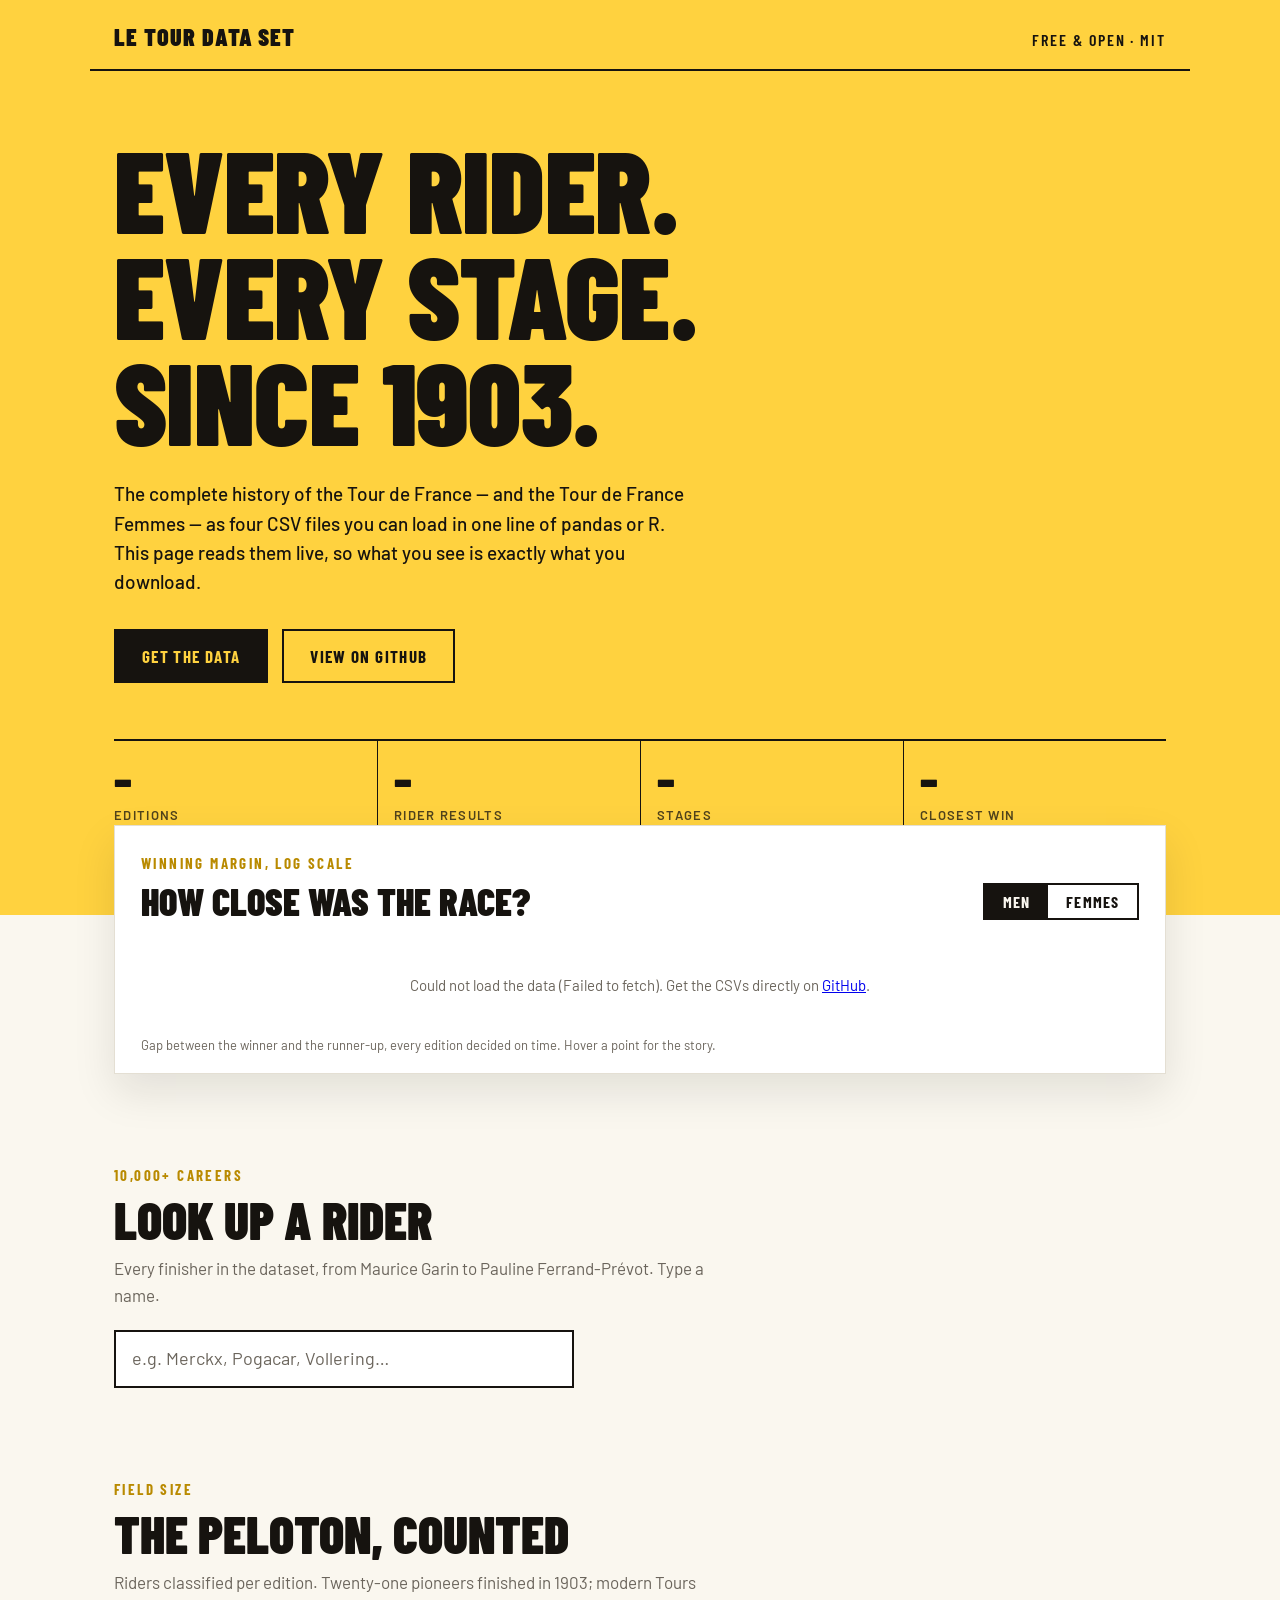
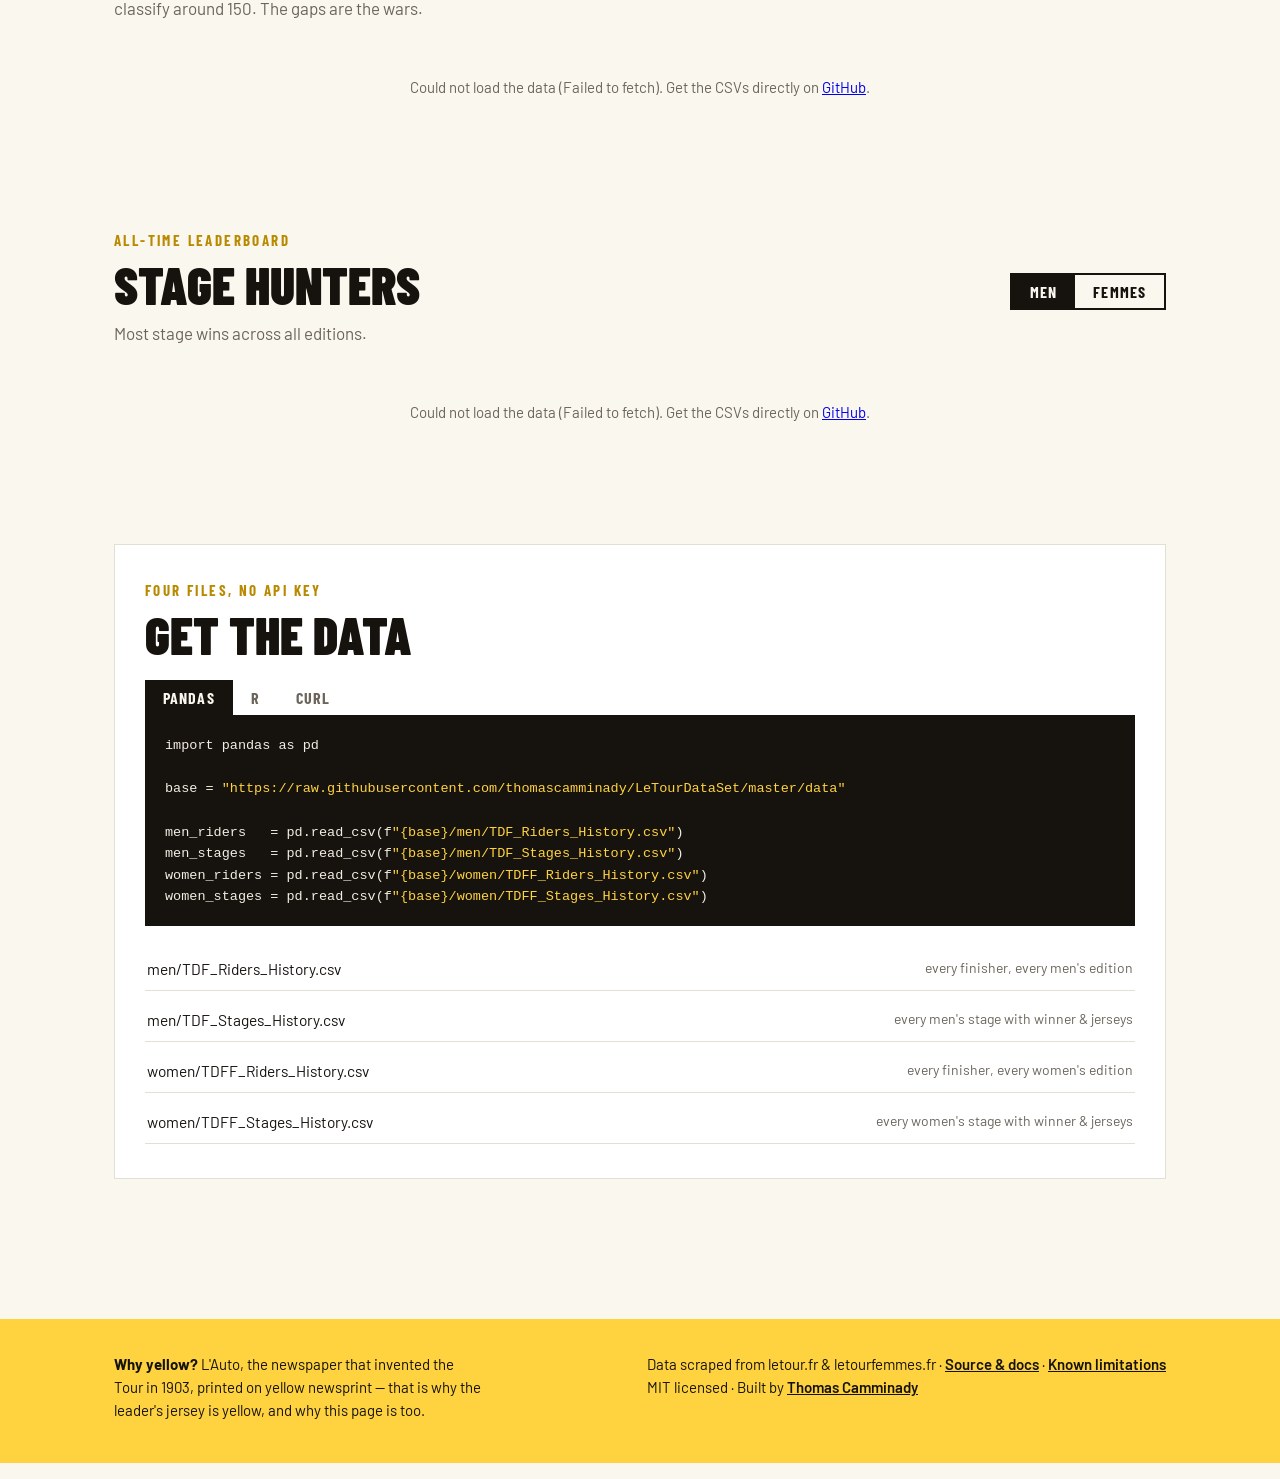
<file: docs/index.html>
<!DOCTYPE html>
<html lang="en">
<head>
<meta charset="utf-8">
<meta name="viewport" content="width=device-width, initial-scale=1">
<!-- coverage:start -->
<title>Le Tour de France as CSV — 123 years of race data</title>
<meta name="description" content="Every rider and every stage of the Tour de France (1903–2026) and the Tour de France Femmes (2022–2025) in four CSV files. Explore the data live.">
<!-- coverage:end -->
<meta property="og:title" content="Le Tour de France as CSV">
<meta property="og:description" content="Every rider, every stage, since 1903 — one open dataset.">
<link rel="preconnect" href="https://fonts.googleapis.com">
<link rel="preconnect" href="https://fonts.gstatic.com" crossorigin>
<link href="https://fonts.googleapis.com/css2?family=Barlow+Condensed:wght@600;700;900&family=Barlow:ital,wght@0,400;0,500;0,600;1,400&display=swap" rel="stylesheet">
<style>
:root {
  --jaune: #FFD23F;
  --jaune-deep: #B98A00;
  --ink: #16130F;
  --paper: #FAF7EF;
  --card: #FFFFFF;
  --muted: #6B655C;
  --line: #E4DFD3;
  --blue: #1F77B4;
  --red: #D62728;
  --orange: #E8720C;
  --grid: #ECE7DB;
  --tooltip-bg: #16130F;
  --tooltip-ink: #FAF7EF;
}
@media (prefers-color-scheme: dark) {
  :root {
    --jaune: #FFD23F;
    --jaune-deep: #FFD23F;
    --ink: #F2EDE2;
    --paper: #16130F;
    --card: #201C15;
    --muted: #A39B8B;
    --line: #353026;
    --blue: #3E93D9;
    --red: #E85D5D;
    --orange: #CC722A;
    --grid: #2A251D;
    --tooltip-bg: #F2EDE2;
    --tooltip-ink: #16130F;
  }
}
* { margin: 0; padding: 0; box-sizing: border-box; }
html { scroll-behavior: smooth; }
@media (prefers-reduced-motion: reduce) { html { scroll-behavior: auto; } }
body {
  font-family: "Barlow", system-ui, sans-serif;
  background: var(--paper);
  color: var(--ink);
  line-height: 1.55;
  font-size: 17px;
  overflow-x: clip;
}
.display { font-family: "Barlow Condensed", "Arial Narrow", sans-serif; }

/* ---------- masthead ---------- */
.hero { background: var(--jaune); color: #16130F; padding-bottom: 90px; }
@media (prefers-color-scheme: dark) {
  .hero { background: #0E0C08; color: var(--jaune); border-bottom: 1px solid #353026; }
}
.masthead {
  display: flex; justify-content: space-between; align-items: baseline;
  flex-wrap: wrap; gap: 2px 16px;
  padding: 18px 24px 14px;
  border-bottom: 2px solid currentColor;
  max-width: 1100px; margin: 0 auto;
}
.masthead .name {
  font-family: "Barlow Condensed", sans-serif;
  font-weight: 900; font-size: 24px; letter-spacing: .04em;
  text-transform: uppercase;
}
.masthead .edition {
  font-family: "Barlow Condensed", sans-serif;
  font-weight: 600; font-size: 16px; letter-spacing: .12em;
  text-transform: uppercase;
}
.hero-inner { max-width: 1100px; margin: 0 auto; padding: 64px 24px 0; }
h1 {
  font-family: "Barlow Condensed", sans-serif;
  font-weight: 900;
  font-size: clamp(46px, 9vw, 118px);
  line-height: .92;
  text-transform: uppercase;
  letter-spacing: -.005em;
}
.hero-sub {
  margin-top: 26px; font-size: 19px; max-width: 52ch; font-weight: 500;
}
.hero-actions { margin-top: 32px; display: flex; gap: 14px; flex-wrap: wrap; }
.btn {
  display: inline-block; text-decoration: none; cursor: pointer;
  font-family: "Barlow Condensed", sans-serif; font-weight: 700;
  text-transform: uppercase; letter-spacing: .08em; font-size: 17px;
  padding: 12px 26px; border: 2px solid #16130F; color: #16130F;
  background: transparent; border-radius: 0;
}
.btn.solid { background: #16130F; color: var(--jaune); }
@media (prefers-color-scheme: dark) {
  .btn { border-color: var(--jaune); color: var(--jaune); }
  .btn.solid { background: var(--jaune); color: #16130F; }
}
.btn:hover { transform: translateY(-1px); }
.btn:focus-visible, a:focus-visible, button:focus-visible, input:focus-visible {
  outline: 3px solid var(--blue); outline-offset: 2px;
}
.stat-row {
  margin-top: 56px; display: grid;
  grid-template-columns: repeat(auto-fit, minmax(min(150px, 42%), 1fr));
  border-top: 2px solid currentColor;
}
.stat { padding: 14px 4px 0; border-left: 1px solid currentColor; padding-left: 16px; }
.stat:first-child { border-left: none; padding-left: 0; }
.stat .v {
  font-family: "Barlow Condensed", sans-serif; font-weight: 900;
  font-size: clamp(30px, 4vw, 46px); line-height: 1;
  font-variant-numeric: tabular-nums;
}
.stat .l {
  font-size: 13px; text-transform: uppercase; letter-spacing: .1em;
  font-weight: 600; margin-top: 4px; opacity: .75;
}

/* ---------- sections ---------- */
main { max-width: 1100px; margin: 0 auto; padding: 0 24px 40px; }
section { margin-top: 90px; }
.eyebrow {
  font-family: "Barlow Condensed", sans-serif; font-weight: 700;
  text-transform: uppercase; letter-spacing: .16em; font-size: 15px;
  color: var(--jaune-deep);
}
h2 {
  font-family: "Barlow Condensed", sans-serif; font-weight: 900;
  font-size: clamp(32px, 4.5vw, 52px); text-transform: uppercase;
  line-height: 1; margin-top: 6px;
}
.section-sub { color: var(--muted); max-width: 62ch; margin-top: 10px; }

/* the signature card that breaks out of the yellow hero */
.breakout { margin-top: -90px; }
.card {
  background: var(--card); border: 1px solid var(--line);
  box-shadow: 0 18px 40px rgba(22,19,15,.10);
  padding: 26px 26px 18px;
}
.card h2 { font-size: clamp(26px, 3.4vw, 38px); }
.chart-head { display: flex; justify-content: space-between; align-items: flex-end; gap: 16px; flex-wrap: wrap; }
.toggle { display: inline-flex; border: 2px solid var(--ink); }
.toggle button {
  font-family: "Barlow Condensed", sans-serif; font-weight: 700; font-size: 16px;
  text-transform: uppercase; letter-spacing: .07em;
  background: transparent; color: var(--ink); border: none;
  padding: 7px 18px; cursor: pointer;
}
.toggle button[aria-pressed="true"] { background: var(--ink); color: var(--paper); }
.chart-wrap { position: relative; margin-top: 14px; }
.chart-wrap svg { display: block; width: 100%; height: auto; }
.legend { display: flex; gap: 18px; margin-top: 10px; font-size: 14px; color: var(--muted); flex-wrap: wrap; }
.legend .chip { display: inline-flex; align-items: center; gap: 7px; }
.legend .sw { width: 12px; height: 12px; border-radius: 50%; display: inline-block; }
.tooltip {
  position: absolute; pointer-events: none; z-index: 5;
  background: var(--tooltip-bg); color: var(--tooltip-ink);
  font-size: 14px; line-height: 1.4; padding: 8px 12px;
  max-width: 260px; opacity: 0; transition: opacity .12s;
}
.tooltip .t-year {
  font-family: "Barlow Condensed", sans-serif; font-weight: 700; font-size: 17px;
}
.loading { color: var(--muted); font-size: 15px; padding: 40px 0 30px; text-align: center; }
.axis-note { font-size: 13px; color: var(--muted); margin-top: 8px; }

/* ---------- rider search ---------- */
.search-box { position: relative; margin-top: 22px; max-width: 460px; }
.search-box input {
  width: 100%; font: inherit; font-size: 18px; padding: 13px 16px;
  border: 2px solid var(--ink); background: var(--card); color: var(--ink);
}
.search-box input::placeholder { color: var(--muted); }
.suggestions {
  position: absolute; top: calc(100% - 2px); left: 0; right: 0; z-index: 10;
  background: var(--card); border: 2px solid var(--ink); border-top: none;
  list-style: none; max-height: 320px; overflow-y: auto;
}
.suggestions li { padding: 9px 16px; cursor: pointer; display: flex; justify-content: space-between; gap: 12px; }
.suggestions li .meta { color: var(--muted); font-size: 14px; white-space: nowrap; }
.suggestions li:hover, .suggestions li[aria-selected="true"] { background: var(--jaune); color: #16130F; }
.suggestions li:hover .meta, .suggestions li[aria-selected="true"] .meta { color: #16130F; }
.rider-card { margin-top: 26px; display: none; }
.rider-card.visible { display: block; }
.rider-name {
  font-family: "Barlow Condensed", sans-serif; font-weight: 900;
  font-size: clamp(30px, 4vw, 44px); text-transform: uppercase; line-height: 1;
}
.rider-summary { color: var(--muted); margin-top: 6px; }
.rider-grid { display: grid; grid-template-columns: 1fr; gap: 26px; margin-top: 18px; }
@media (min-width: 760px) { .rider-grid { grid-template-columns: 3fr 2fr; } }
.table-scroll { overflow-x: auto; }
table { border-collapse: collapse; width: 100%; font-size: 15px; font-variant-numeric: tabular-nums; }
th {
  font-family: "Barlow Condensed", sans-serif; font-weight: 700; font-size: 14px;
  text-transform: uppercase; letter-spacing: .09em; text-align: left;
  padding: 8px 14px 8px 0; border-bottom: 2px solid var(--ink); white-space: nowrap;
}
td { padding: 8px 14px 8px 0; border-bottom: 1px solid var(--line); white-space: nowrap; }
td.num, th.num { text-align: right; padding-right: 0; padding-left: 14px; }

/* ---------- data section ---------- */
.data-section { background: var(--card); border: 1px solid var(--line); padding: 34px 30px; }
.tabs { display: flex; gap: 0; margin-top: 20px; border-bottom: 2px solid var(--ink); flex-wrap: wrap; }
.tabs button {
  font-family: "Barlow Condensed", sans-serif; font-weight: 700; font-size: 16px;
  text-transform: uppercase; letter-spacing: .07em; border: none; cursor: pointer;
  background: transparent; color: var(--muted); padding: 8px 18px;
}
.tabs button[aria-selected="true"] { background: var(--ink); color: var(--paper); }
pre {
  background: #16130F; color: #F2EDE2; font-size: 13.5px; line-height: 1.6;
  padding: 18px 20px; overflow-x: auto; margin-top: 0;
}
pre .c { color: #8F887A; }
pre .s { color: #FFD23F; }
.file-list { margin-top: 22px; display: grid; gap: 8px; }
.file-list a {
  color: var(--ink); text-decoration: none; font-variant-numeric: tabular-nums;
  display: flex; justify-content: space-between; gap: 4px 14px; flex-wrap: wrap;
  padding: 9px 2px; border-bottom: 1px solid var(--line); font-size: 15.5px;
  overflow-wrap: anywhere;
}
.file-list a:hover { background: var(--jaune); color: #16130F; }
.file-list .d { color: var(--muted); font-size: 14px; }
.file-list a:hover .d { color: #16130F; }

/* ---------- footer ---------- */
footer {
  margin-top: 100px; background: var(--jaune); color: #16130F;
  font-size: 15px;
}
@media (prefers-color-scheme: dark) {
  footer { background: #0E0C08; color: var(--jaune); border-top: 1px solid #353026; }
}
.foot-inner {
  max-width: 1100px; margin: 0 auto; padding: 34px 24px 40px;
  display: flex; justify-content: space-between; gap: 24px; flex-wrap: wrap;
}
footer a { color: inherit; font-weight: 600; }
.foot-note { max-width: 46ch; }

@media (prefers-reduced-motion: no-preference) {
  .dot-in { animation: pop .5s ease-out backwards; }
  @keyframes pop { from { opacity: 0; } to { opacity: 1; } }
}
</style>
</head>
<body>

<header class="hero">
  <div class="masthead">
    <span class="name">Le Tour Data Set</span>
    <span class="edition">Free &amp; open · MIT</span>
  </div>
  <div class="hero-inner">
    <h1>Every rider.<br>Every stage.<br>Since&nbsp;1903.</h1>
    <p class="hero-sub">The complete history of the Tour de France — and the Tour de
      France Femmes — as four CSV files you can load in one line of pandas or R.
      This page reads them live, so what you see is exactly what you download.</p>
    <div class="hero-actions">
      <a class="btn solid" href="#data">Get the data</a>
      <a class="btn" href="https://github.com/thomascamminady/LeTourDataSet">View on GitHub</a>
    </div>
    <div class="stat-row" id="stat-row">
      <div class="stat"><div class="v" id="stat-editions">–</div><div class="l">Editions</div></div>
      <div class="stat"><div class="v" id="stat-riders">–</div><div class="l">Rider results</div></div>
      <div class="stat"><div class="v" id="stat-stages">–</div><div class="l">Stages</div></div>
      <div class="stat"><div class="v" id="stat-closest">–</div><div class="l" id="stat-closest-l">Closest win</div></div>
    </div>
  </div>
</header>

<main>
  <section class="breakout" aria-labelledby="margin-title">
    <div class="card">
      <div class="chart-head">
        <div>
          <div class="eyebrow">Winning margin, log scale</div>
          <h2 id="margin-title">How close was the race?</h2>
        </div>
        <div class="toggle" role="group" aria-label="Choose race" id="margin-toggle">
          <button aria-pressed="true" data-race="men">Men</button>
          <button aria-pressed="false" data-race="women">Femmes</button>
        </div>
      </div>
      <div class="chart-wrap" id="margin-chart"><div class="loading">Loading 122 years of results…</div></div>
      <p class="axis-note">Gap between the winner and the runner-up, every edition decided on time. Hover a point for the story.</p>
    </div>
  </section>

  <section aria-labelledby="rider-title">
    <div class="eyebrow">10,000+ careers</div>
    <h2 id="rider-title">Look up a rider</h2>
    <p class="section-sub">Every finisher in the dataset, from Maurice Garin to Pauline
      Ferrand-Prévot. Type a name.</p>
    <div class="search-box">
      <input id="rider-input" type="text" placeholder="e.g. Merckx, Pogacar, Vollering…"
             autocomplete="off" aria-label="Search riders" disabled>
      <ul class="suggestions" id="rider-suggestions" hidden></ul>
    </div>
    <div class="rider-card card" id="rider-card">
      <div class="rider-name" id="rider-name"></div>
      <div class="rider-summary" id="rider-summary"></div>
      <div class="rider-grid">
        <div class="table-scroll"><table id="rider-table"></table></div>
        <div>
          <div class="eyebrow" style="margin-bottom:6px">Final rank by year</div>
          <div class="chart-wrap" id="rider-spark"></div>
        </div>
      </div>
    </div>
  </section>

  <section aria-labelledby="peloton-title">
    <div class="eyebrow">Field size</div>
    <h2 id="peloton-title">The peloton, counted</h2>
    <p class="section-sub">Riders classified per edition. Twenty-one pioneers finished in
      1903; modern Tours classify around 150. The gaps are the wars.</p>
    <div class="chart-wrap" id="peloton-chart"><div class="loading">Loading…</div></div>
    <div class="legend" id="peloton-legend"></div>
  </section>

  <section aria-labelledby="stagewins-title">
    <div class="chart-head">
      <div>
        <div class="eyebrow">All-time leaderboard</div>
        <h2 id="stagewins-title">Stage hunters</h2>
      </div>
      <div class="toggle" role="group" aria-label="Choose race" id="stage-toggle">
        <button aria-pressed="true" data-race="men">Men</button>
        <button aria-pressed="false" data-race="women">Femmes</button>
      </div>
    </div>
    <p class="section-sub">Most stage wins across all editions.</p>
    <div class="chart-wrap" id="stagewin-chart"><div class="loading">Loading…</div></div>
  </section>

  <section id="data" aria-labelledby="data-title">
    <div class="data-section">
      <div class="eyebrow">Four files, no API key</div>
      <h2 id="data-title">Get the data</h2>
      <div class="tabs" role="tablist" id="code-tabs">
        <button role="tab" aria-selected="true" data-tab="pandas">pandas</button>
        <button role="tab" aria-selected="false" data-tab="r">R</button>
        <button role="tab" aria-selected="false" data-tab="curl">curl</button>
      </div>
<pre id="code-pandas"><code>import pandas as pd

base = <span class="s">"https://raw.githubusercontent.com/thomascamminady/LeTourDataSet/master/data"</span>

men_riders   = pd.read_csv(f<span class="s">"{base}/men/TDF_Riders_History.csv"</span>)
men_stages   = pd.read_csv(f<span class="s">"{base}/men/TDF_Stages_History.csv"</span>)
women_riders = pd.read_csv(f<span class="s">"{base}/women/TDFF_Riders_History.csv"</span>)
women_stages = pd.read_csv(f<span class="s">"{base}/women/TDFF_Stages_History.csv"</span>)</code></pre>
<pre id="code-r" hidden><code>library(readr)

base &lt;- <span class="s">"https://raw.githubusercontent.com/thomascamminady/LeTourDataSet/master/data"</span>

men_riders   &lt;- read_csv(paste0(base, <span class="s">"/men/TDF_Riders_History.csv"</span>))
men_stages   &lt;- read_csv(paste0(base, <span class="s">"/men/TDF_Stages_History.csv"</span>))
women_riders &lt;- read_csv(paste0(base, <span class="s">"/women/TDFF_Riders_History.csv"</span>))
women_stages &lt;- read_csv(paste0(base, <span class="s">"/women/TDFF_Stages_History.csv"</span>))</code></pre>
<pre id="code-curl" hidden><code><span class="c"># grab everything</span>
base=<span class="s">https://raw.githubusercontent.com/thomascamminady/LeTourDataSet/master/data</span>
curl -O $base/men/TDF_Riders_History.csv \
     -O $base/men/TDF_Stages_History.csv \
     -O $base/women/TDFF_Riders_History.csv \
     -O $base/women/TDFF_Stages_History.csv</code></pre>
      <div class="file-list" id="file-list"></div>
    </div>
  </section>
</main>

<footer>
  <div class="foot-inner">
    <div class="foot-note">
      <strong>Why yellow?</strong> L'Auto, the newspaper that invented the Tour in 1903,
      printed on yellow newsprint — that is why the leader's jersey is yellow, and why
      this page is too.
    </div>
    <div>
      Data scraped from letour.fr &amp; letourfemmes.fr ·
      <a href="https://github.com/thomascamminady/LeTourDataSet">Source &amp; docs</a> ·
      <a href="https://github.com/thomascamminady/LeTourDataSet#known-source-data-limitations">Known limitations</a><br>
      MIT licensed · Built by <a href="https://github.com/thomascamminady">Thomas Camminady</a>
    </div>
  </div>
</footer>

<div class="tooltip" id="tooltip" role="status"></div>

<script>
"use strict";

const BASE = "https://raw.githubusercontent.com/thomascamminady/LeTourDataSet/master/data";
const FILES = {
  menRiders:   BASE + "/men/TDF_Riders_History.csv",
  menStages:   BASE + "/men/TDF_Stages_History.csv",
  womenRiders: BASE + "/women/TDFF_Riders_History.csv",
  womenStages: BASE + "/women/TDFF_Stages_History.csv",
};

/* ---------- tiny CSV parser (quoted fields, commas, newlines) ---------- */
function parseCSV(text) {
  const rows = [];
  let row = [], field = "", inQuotes = false;
  for (let i = 0; i < text.length; i++) {
    const c = text[i];
    if (inQuotes) {
      if (c === '"') {
        if (text[i + 1] === '"') { field += '"'; i++; }
        else inQuotes = false;
      } else field += c;
    } else if (c === '"') inQuotes = true;
    else if (c === ",") { row.push(field); field = ""; }
    else if (c === "\n") { row.push(field); rows.push(row); row = []; field = ""; }
    else if (c !== "\r") field += c;
  }
  if (field.length || row.length) { row.push(field); rows.push(row); }
  const header = rows.shift();
  return rows
    .filter((r) => r.length === header.length)
    .map((r) => Object.fromEntries(header.map((h, i) => [h, r[i]])));
}

function titleCase(name) {
  return name.toLowerCase().replace(/(^|[\s\-'])\S/g, (m) => m.toUpperCase());
}
function fmtGap(sec) {
  const m = Math.floor(sec / 60), s = sec % 60;
  if (sec < 60) return `${s}''`;
  if (m < 60) return `${m}'${String(s).padStart(2, "0")}''`;
  const h = Math.floor(m / 60);
  return `${h}h ${String(m % 60).padStart(2, "0")}'${String(s).padStart(2, "0")}''`;
}
function fmtInt(n) { return n.toLocaleString("en-US"); }
function cssVar(name) {
  return getComputedStyle(document.documentElement).getPropertyValue(name).trim();
}
const svgNS = "http://www.w3.org/2000/svg";
function el(tag, attrs) {
  const node = document.createElementNS(svgNS, tag);
  for (const [k, v] of Object.entries(attrs)) node.setAttribute(k, v);
  return node;
}

/* ---------- tooltip ---------- */
const tooltip = document.getElementById("tooltip");
function showTooltip(html, x, y) {
  tooltip.innerHTML = html;
  tooltip.style.opacity = 1;
  const w = tooltip.offsetWidth, pageW = document.documentElement.clientWidth;
  let left = x + 14;
  if (left + w > pageW - 8) left = x - w - 14;
  tooltip.style.left = left + window.scrollX + "px";
  tooltip.style.top = y + window.scrollY - 12 + "px";
}
function hideTooltip() { tooltip.style.opacity = 0; }

/* ---------- generic scatter-by-year chart ---------- */
function drawYearChart(container, series, opts) {
  container.innerHTML = "";
  const width = container.clientWidth || 900;
  const height = Math.max(300, Math.min(430, width * 0.42));
  const m = { top: 16, right: 18, bottom: 34, left: 58 };
  const svg = el("svg", { viewBox: `0 0 ${width} ${height}`, role: "img",
    "aria-label": opts.ariaLabel });

  const allPts = series.flatMap((s) => s.points);
  const x0 = Math.min(...allPts.map((p) => p.x)) - 2;
  const x1 = Math.max(...allPts.map((p) => p.x)) + 2;
  const xs = (v) => m.left + ((v - x0) / (x1 - x0)) * (width - m.left - m.right);

  let ys, yTicks;
  if (opts.log) {
    const lo = Math.min(...allPts.map((p) => p.y));
    const hi = Math.max(...allPts.map((p) => p.y));
    const y0 = Math.log10(lo) - 0.15, y1 = Math.log10(hi) + 0.15;
    ys = (v) => height - m.bottom - ((Math.log10(v) - y0) / (y1 - y0)) * (height - m.top - m.bottom);
    yTicks = opts.yTicks.filter(([v]) => Math.log10(v) >= y0 && Math.log10(v) <= y1);
  } else {
    const hi = Math.max(...allPts.map((p) => p.y)) * 1.12;
    ys = (v) => height - m.bottom - (v / hi) * (height - m.top - m.bottom);
    const step = hi > 120 ? 50 : hi > 40 ? 25 : 10;
    yTicks = [];
    for (let v = 0; v <= hi; v += step) yTicks.push([v, fmtInt(v)]);
  }

  const ink = cssVar("--muted"), grid = cssVar("--grid");
  for (const [v, label] of yTicks) {
    const y = ys(v);
    svg.appendChild(el("line", { x1: m.left, x2: width - m.right, y1: y, y2: y,
      stroke: grid, "stroke-width": 1 }));
    const t = el("text", { x: m.left - 10, y: y + 4, "text-anchor": "end",
      fill: ink, "font-size": 13 });
    t.textContent = label;
    svg.appendChild(t);
  }
  const xStep = x1 - x0 > 60 ? 20 : x1 - x0 > 12 ? 5 : 1;
  for (let yr = Math.ceil(x0 / xStep) * xStep; yr <= x1; yr += xStep) {
    const t = el("text", { x: xs(yr), y: height - 10, "text-anchor": "middle",
      fill: ink, "font-size": 13 });
    t.textContent = yr;
    svg.appendChild(t);
  }

  const dots = [];
  series.forEach((s, si) => {
    s.points.forEach((p, i) => {
      const c = el("circle", { cx: xs(p.x), cy: ys(p.y), r: width < 560 ? 3 : 4.2,
        fill: s.color, class: "dot-in" });
      c.style.animationDelay = `${(i / s.points.length) * 0.6 + si * 0.1}s`;
      svg.appendChild(c);
      dots.push({ px: xs(p.x), py: ys(p.y), p, s });
    });
  });

  if (opts.annotateMin) {
    const s = series[0];
    const p = s.points.reduce((a, b) => (b.y < a.y ? b : a));
    const nearLeft = xs(p.x) < m.left + (width - m.left - m.right) * 0.2;
    const t = el("text", {
      x: xs(p.x) + (nearLeft ? 10 : -10),
      y: ys(p.y) - 10,
      "text-anchor": nearLeft ? "start" : "end",
      fill: cssVar("--muted"), "font-size": 13, "font-weight": 600,
    });
    t.textContent = opts.annotateMin(p);
    svg.appendChild(t);
  }

  svg.addEventListener("pointermove", (ev) => {
    const rect = svg.getBoundingClientRect();
    const sx = ((ev.clientX - rect.left) / rect.width) * width;
    const sy = ((ev.clientY - rect.top) / rect.height) * height;
    let best = null, bestD = 28 * 28;
    for (const d of dots) {
      const dd = (d.px - sx) ** 2 + (d.py - sy) ** 2;
      if (dd < bestD) { bestD = dd; best = d; }
    }
    if (best) showTooltip(best.s.tooltip(best.p), ev.clientX, ev.clientY);
    else hideTooltip();
  });
  svg.addEventListener("pointerleave", hideTooltip);
  container.appendChild(svg);
}

/* ---------- horizontal bar chart ---------- */
function drawBars(container, items, color) {
  container.innerHTML = "";
  const width = container.clientWidth || 900;
  const rowH = 34, m = { top: 4, right: 60, bottom: 4, left: 8 };
  const labelW = Math.min(220, width * 0.32);
  const height = m.top + m.bottom + items.length * rowH;
  const svg = el("svg", { viewBox: `0 0 ${width} ${height}`, role: "img",
    "aria-label": "Most stage wins" });
  const maxV = Math.max(...items.map((d) => d.value));
  const ink = cssVar("--ink"), muted = cssVar("--muted");

  items.forEach((d, i) => {
    const y = m.top + i * rowH;
    const barW = Math.max(3, (d.value / maxV) * (width - labelW - m.right - m.left - 12));
    const name = el("text", { x: m.left, y: y + rowH / 2 + 5, fill: ink,
      "font-size": 15, "font-weight": 500 });
    name.textContent = d.label;
    svg.appendChild(name);
    svg.appendChild(el("rect", { x: m.left + labelW, y: y + 6, width: barW,
      height: rowH - 12, fill: color }));
    const v = el("text", { x: m.left + labelW + barW + 8, y: y + rowH / 2 + 5,
      fill: muted, "font-size": 14, "font-variant-numeric": "tabular-nums" });
    v.textContent = d.value;
    svg.appendChild(v);
  });
  container.appendChild(svg);
}

/* ---------- data assembly ---------- */
const state = { margin: "men", stage: "men" };
let DATA = null;

function marginSeries(riders, color) {
  const byYear = new Map();
  for (const r of riders) {
    const year = +r.Year;
    if (!byYear.has(year)) byYear.set(year, {});
    const e = byYear.get(year);
    if (+r.Rank === 1) e.winner = r.Rider;
    if (+r.Rank === 2 && r.ResultType === "time" && +r.GapSeconds > 0) {
      if (e.gap === undefined || +r.GapSeconds < e.gap) {
        e.gap = +r.GapSeconds;
        e.runnerUp = r.Rider;
      }
    }
  }
  const points = [...byYear.entries()]
    .filter(([, e]) => e.gap !== undefined)
    .map(([year, e]) => ({ x: year, y: e.gap / 60, e }))
    .sort((a, b) => a.x - b.x);
  return {
    color, points,
    tooltip: (p) => `<div class="t-year">${p.x}</div>` +
      `${titleCase(p.e.winner)} beat ${titleCase(p.e.runnerUp)}<br>by <strong>${fmtGap(Math.round(p.y * 60))}</strong>`,
  };
}

function drawMargin() {
  const riders = state.margin === "men" ? DATA.menRiders : DATA.womenRiders;
  const color = state.margin === "men" ? cssVar("--red") : cssVar("--orange");
  drawYearChart(document.getElementById("margin-chart"),
    [marginSeries(riders, color)],
    { log: true, ariaLabel: "Winning margin per year, log scale",
      yTicks: [[10 / 60, "10 s"], [1, "1 min"], [10, "10 min"], [60, "1 h"], [600, "10 h"]],
      annotateMin: (p) => `${p.x} · ${fmtGap(Math.round(p.y * 60))}` });
}

function drawPeloton() {
  const count = (riders) => {
    const byYear = new Map();
    for (const r of riders) byYear.set(+r.Year, (byYear.get(+r.Year) || 0) + 1);
    return [...byYear.entries()].map(([x, y]) => ({ x, y })).sort((a, b) => a.x - b.x);
  };
  const men = { color: cssVar("--blue"), points: count(DATA.menRiders),
    tooltip: (p) => `<div class="t-year">${p.x}</div><strong>${p.y}</strong> men classified` };
  const women = { color: cssVar("--orange"), points: count(DATA.womenRiders),
    tooltip: (p) => `<div class="t-year">${p.x}</div><strong>${p.y}</strong> women classified` };
  drawYearChart(document.getElementById("peloton-chart"), [men, women],
    { log: false, ariaLabel: "Riders classified per edition" });
  document.getElementById("peloton-legend").innerHTML =
    `<span class="chip"><span class="sw" style="background:${men.color}"></span>Tour de France</span>` +
    `<span class="chip"><span class="sw" style="background:${women.color}"></span>Tour de France Femmes</span>`;
}

function drawStageWins() {
  const stages = state.stage === "men" ? DATA.menStages : DATA.womenStages;
  const counts = new Map();
  for (const s of stages) {
    const w = (s["Winner of stage"] || "").replace(/\s*\(.*\)\s*$/, "").trim();
    if (w) counts.set(w, (counts.get(w) || 0) + 1);
  }
  const top = [...counts.entries()].sort((a, b) => b[1] - a[1]).slice(0, 12)
    .map(([label, value]) => ({ label, value }));
  drawBars(document.getElementById("stagewin-chart"), top, cssVar("--blue"));
}

/* ---------- hero stats ---------- */
function fillStats() {
  const editionsMen = new Set(DATA.menRiders.map((r) => r.Year)).size;
  const editionsWomen = new Set(DATA.womenRiders.map((r) => r.Year)).size;
  document.getElementById("stat-editions").textContent = editionsMen + editionsWomen;
  document.getElementById("stat-riders").textContent =
    fmtInt(DATA.menRiders.length + DATA.womenRiders.length);
  document.getElementById("stat-stages").textContent =
    fmtInt(DATA.menStages.length + DATA.womenStages.length);

  let closest = null;
  for (const [riders, race] of [[DATA.menRiders, "men"], [DATA.womenRiders, "Femmes"]]) {
    for (const r of riders) {
      if (+r.Rank === 2 && r.ResultType === "time" && +r.GapSeconds > 0) {
        if (!closest || +r.GapSeconds < closest.gap)
          closest = { gap: +r.GapSeconds, year: r.Year, race };
      }
    }
  }
  if (closest) {
    document.getElementById("stat-closest").textContent = fmtGap(closest.gap);
    document.getElementById("stat-closest-l").textContent =
      `Closest win (${closest.race === "Femmes" ? "Femmes " : ""}${closest.year})`;
  }
}

/* ---------- rider search ---------- */
let riderIndex = null;
function buildRiderIndex() {
  riderIndex = new Map();
  for (const [riders, race] of [[DATA.menRiders, "TDF"], [DATA.womenRiders, "TDFF"]]) {
    for (const r of riders) {
      const key = r.Rider + "|" + race;
      if (!riderIndex.has(key))
        riderIndex.set(key, { name: r.Rider, race, entries: [] });
      riderIndex.get(key).entries.push(r);
    }
  }
  for (const rec of riderIndex.values())
    rec.entries.sort((a, b) => +a.Year - +b.Year);
}

function searchRiders(q) {
  q = q.trim().toLowerCase();
  if (q.length < 2) return [];
  const out = [];
  for (const rec of riderIndex.values()) {
    if (rec.name.toLowerCase().includes(q)) out.push(rec);
    if (out.length >= 200) break;
  }
  out.sort((a, b) => b.entries.length - a.entries.length);
  return out.slice(0, 8);
}

function showRider(rec) {
  const card = document.getElementById("rider-card");
  card.classList.add("visible");
  document.getElementById("rider-name").textContent = titleCase(rec.name);
  const best = Math.min(...rec.entries.map((e) => +e.Rank));
  const wins = rec.entries.filter((e) => +e.Rank === 1).length;
  const raceName = rec.race === "TDF" ? "Tour de France" : "Tour de France Femmes";
  document.getElementById("rider-summary").textContent =
    `${raceName} · ${rec.entries.length} edition${rec.entries.length > 1 ? "s" : ""}` +
    ` · best final rank ${best}` + (wins ? ` · ${wins} overall win${wins > 1 ? "s" : ""} 🏆` : "");

  const table = document.getElementById("rider-table");
  table.innerHTML = "<tr><th>Year</th><th class='num'>Rank</th><th>Time</th><th>Gap</th><th>Team</th></tr>" +
    rec.entries.map((e) =>
      `<tr><td>${e.Year}</td><td class="num">${e.Rank}</td><td>${e.Times || "–"}</td>` +
      `<td>${e.Gap || "–"}</td><td>${titleCase(e.Team || "–")}</td></tr>`).join("");

  const spark = document.getElementById("rider-spark");
  const pts = rec.entries.map((e) => ({ x: +e.Year, y: +e.Rank, e }));
  drawSpark(spark, pts);
  card.scrollIntoView({ behavior: "smooth", block: "nearest" });
}

function drawSpark(container, pts) {
  container.innerHTML = "";
  const width = container.clientWidth || 380, height = 190;
  const m = { top: 14, right: 16, bottom: 26, left: 40 };
  const svg = el("svg", { viewBox: `0 0 ${width} ${height}`, role: "img",
    "aria-label": "Final rank per year (lower is better)" });
  const x0 = Math.min(...pts.map((p) => p.x)) - 1, x1 = Math.max(...pts.map((p) => p.x)) + 1;
  const yMax = Math.max(...pts.map((p) => p.y), 5);
  const xs = (v) => m.left + ((v - x0) / (x1 - x0 || 1)) * (width - m.left - m.right);
  const ys = (v) => m.top + ((v - 1) / (yMax - 1 || 1)) * (height - m.top - m.bottom);
  const muted = cssVar("--muted");

  for (const v of [1, yMax]) {
    svg.appendChild(el("line", { x1: m.left, x2: width - m.right, y1: ys(v), y2: ys(v),
      stroke: cssVar("--grid") }));
    const t = el("text", { x: m.left - 8, y: ys(v) + 4, "text-anchor": "end",
      fill: muted, "font-size": 12 });
    t.textContent = v;
    svg.appendChild(t);
  }
  for (const p of [pts[0], pts[pts.length - 1]]) {
    const t = el("text", { x: xs(p.x), y: height - 6, "text-anchor": "middle",
      fill: muted, "font-size": 12 });
    t.textContent = p.x;
    svg.appendChild(t);
  }
  if (pts.length > 1) {
    const d = pts.map((p, i) => (i ? "L" : "M") + xs(p.x) + " " + ys(p.y)).join(" ");
    svg.appendChild(el("path", { d, fill: "none", stroke: cssVar("--blue"),
      "stroke-width": 2 }));
  }
  for (const p of pts) {
    const c = el("circle", { cx: xs(p.x), cy: ys(p.y), r: 4,
      fill: +p.e.Rank === 1 ? cssVar("--jaune-deep") : cssVar("--blue") });
    svg.appendChild(c);
  }
  svg.addEventListener("pointermove", (ev) => {
    const rect = svg.getBoundingClientRect();
    const sx = ((ev.clientX - rect.left) / rect.width) * width;
    let best = pts[0];
    for (const p of pts) if (Math.abs(xs(p.x) - sx) < Math.abs(xs(best.x) - sx)) best = p;
    showTooltip(`<div class="t-year">${best.x}</div>Final rank <strong>${best.y}</strong>`,
      ev.clientX, ev.clientY);
  });
  svg.addEventListener("pointerleave", hideTooltip);
  container.appendChild(svg);
}

function wireSearch() {
  const input = document.getElementById("rider-input");
  const list = document.getElementById("rider-suggestions");
  input.disabled = false;
  input.placeholder = "e.g. Merckx, Pogacar, Vollering…";
  let items = [], sel = -1;

  function render() {
    if (!items.length) { list.hidden = true; return; }
    list.hidden = false;
    list.innerHTML = items.map((rec, i) =>
      `<li role="option" aria-selected="${i === sel}" data-i="${i}">` +
      `<span>${titleCase(rec.name)}</span>` +
      `<span class="meta">${rec.race === "TDF" ? "Men" : "Femmes"} · ${rec.entries[0].Year}–${rec.entries[rec.entries.length - 1].Year}</span></li>`).join("");
  }
  input.addEventListener("input", () => { items = searchRiders(input.value); sel = -1; render(); });
  input.addEventListener("keydown", (ev) => {
    if (ev.key === "ArrowDown") { sel = Math.min(sel + 1, items.length - 1); render(); ev.preventDefault(); }
    else if (ev.key === "ArrowUp") { sel = Math.max(sel - 1, 0); render(); ev.preventDefault(); }
    else if (ev.key === "Enter" && items.length) { showRider(items[Math.max(sel, 0)]); list.hidden = true; }
    else if (ev.key === "Escape") { list.hidden = true; }
  });
  list.addEventListener("click", (ev) => {
    const li = ev.target.closest("li");
    if (li) { showRider(items[+li.dataset.i]); list.hidden = true; }
  });
  document.addEventListener("click", (ev) => {
    if (!ev.target.closest(".search-box")) list.hidden = true;
  });
}

/* ---------- toggles & tabs ---------- */
function wireToggle(id, key, redraw) {
  document.getElementById(id).addEventListener("click", (ev) => {
    const btn = ev.target.closest("button");
    if (!btn) return;
    state[key] = btn.dataset.race;
    for (const b of ev.currentTarget.querySelectorAll("button"))
      b.setAttribute("aria-pressed", b === btn);
    redraw();
  });
}
document.getElementById("code-tabs").addEventListener("click", (ev) => {
  const btn = ev.target.closest("button");
  if (!btn) return;
  for (const b of document.querySelectorAll("#code-tabs button"))
    b.setAttribute("aria-selected", b === btn);
  for (const p of ["pandas", "r", "curl"])
    document.getElementById("code-" + p).hidden = p !== btn.dataset.tab;
});

/* ---------- file list ---------- */
const fileMeta = [
  ["men/TDF_Riders_History.csv", "every finisher, every men's edition"],
  ["men/TDF_Stages_History.csv", "every men's stage with winner & jerseys"],
  ["women/TDFF_Riders_History.csv", "every finisher, every women's edition"],
  ["women/TDFF_Stages_History.csv", "every women's stage with winner & jerseys"],
];
document.getElementById("file-list").innerHTML = fileMeta.map(([f, d]) =>
  `<a href="${BASE}/${f}"><span>${f}</span><span class="d">${d}</span></a>`).join("");

/* ---------- boot ---------- */
async function boot() {
  try {
    const [menRiders, menStages, womenRiders, womenStages] = await Promise.all(
      Object.values(FILES).map((u) => fetch(u).then((r) => {
        if (!r.ok) throw new Error(`HTTP ${r.status} for ${u}`);
        return r.text();
      })));
    DATA = {
      menRiders: parseCSV(menRiders),
      menStages: parseCSV(menStages),
      womenRiders: parseCSV(womenRiders),
      womenStages: parseCSV(womenStages),
    };
    fillStats();
    drawMargin();
    drawPeloton();
    drawStageWins();
    buildRiderIndex();
    wireSearch();
    wireToggle("margin-toggle", "margin", drawMargin);
    wireToggle("stage-toggle", "stage", drawStageWins);

    let t;
    window.addEventListener("resize", () => {
      clearTimeout(t);
      t = setTimeout(() => { drawMargin(); drawPeloton(); drawStageWins(); }, 200);
    });
    if (window.matchMedia) {
      window.matchMedia("(prefers-color-scheme: dark)").addEventListener("change",
        () => { drawMargin(); drawPeloton(); drawStageWins(); });
    }
  } catch (err) {
    for (const id of ["margin-chart", "peloton-chart", "stagewin-chart"]) {
      document.getElementById(id).innerHTML =
        `<div class="loading">Could not load the data (${err.message}). ` +
        `Get the CSVs directly on <a href="https://github.com/thomascamminady/LeTourDataSet">GitHub</a>.</div>`;
    }
  }
}
boot();
</script>
</body>
</html>
</file>
